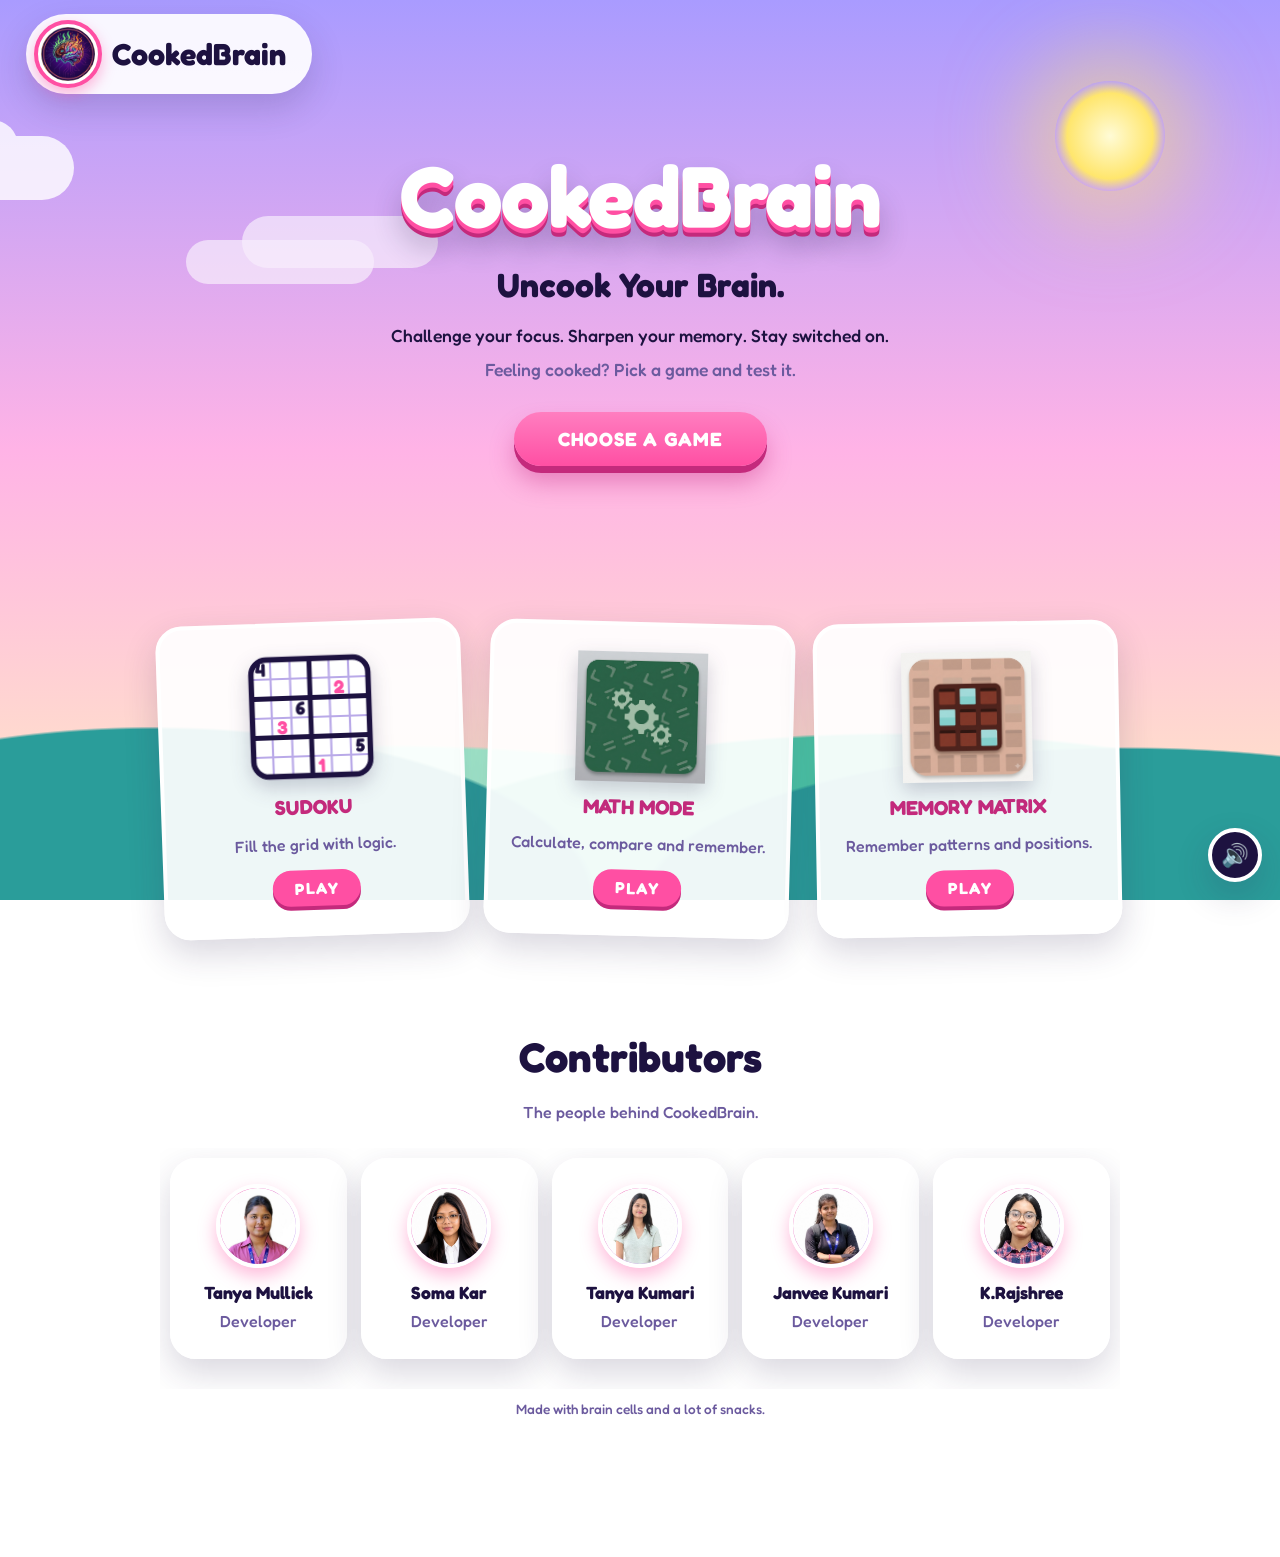
<file: index.html>
<!DOCTYPE html>
<html lang="en">
<head>
  <meta charset="UTF-8">
  <meta name="viewport" content="width=device-width, initial-scale=1.0">
  <title>CookedBrain - Uncook Your Brain</title>
  <link rel="stylesheet" href="style.css">
</head>
<body>
  <div class="hills"></div>

  <header>
    <div class="brand" id="brand">
      <img src="cooked.png" alt="CookedBrain logo">
      <span>CookedBrain</span>
    </div>
    <div id="playerLabel"></div>
  </header>

  <main>
    <!-- Landing page -->
    <section id="home" class="screen active">
      <div class="hero">
        <h1>CookedBrain</h1>
        <h2>Uncook Your Brain.</h2>
        <p>Challenge your focus. Sharpen your memory. Stay switched on.</p>
        <p class="muted">Feeling cooked? Pick a game and test it.</p>
        <button class="cta" id="startBtn">CHOOSE A GAME</button>
      </div>

      <!-- Each card starts its own separate game -->
      <div class="cards" id="games">
        <button class="mini" data-game="0">
          <h3>
            <svg class="game-icon" viewBox="0 0 120 120" aria-hidden="true">
              <rect x="6" y="6" width="108" height="108" rx="14" fill="#fff"/>
              <path d="M24 6v108M42 6v108M78 6v108M96 6v108M6 24h108M6 60h108M6 96h108" stroke="#b9a9e8" stroke-width="2"/>
              <path d="M60 6v108M6 42h108M6 78h108" stroke="#1d1240" stroke-width="4.5"/>
              <rect x="6" y="6" width="108" height="108" rx="14" fill="none" stroke="#1d1240" stroke-width="5"/>
              <g font-family="Fredoka, sans-serif" font-weight="700" font-size="17" text-anchor="middle">
                <text x="15" y="21" fill="#1d1240">4</text>
                <text x="87" y="39" fill="#ff4fa3">2</text>
                <text x="51" y="57" fill="#1d1240">6</text>
                <text x="33" y="75" fill="#ff4fa3">3</text>
                <text x="105" y="93" fill="#1d1240">5</text>
                <text x="69" y="111" fill="#ff4fa3">1</text>
              </g>
            </svg>
            SUDOKU
          </h3>
          <p>Fill the grid with logic.</p>
          <span class="play-tag">PLAY</span>
        </button>
        <button class="mini" data-game="1">
          <h3><img src="math.png" alt="Math Mode"> MATH MODE</h3>
          <p>Calculate, compare and remember.</p>
          <span class="play-tag">PLAY</span>
        </button>
        <button class="mini" data-game="2">
          <h3><img src="memory.png" alt="Memory Matrix"> MEMORY MATRIX</h3>
          <p>Remember patterns and positions.</p>
          <span class="play-tag">PLAY</span>
        </button>
      </div>

      <!-- Contributors: revealed as you scroll down -->
      <section class="contributors" id="contributors">
        <h2 class="reveal">Contributors</h2>
        <p class="muted reveal">The people behind CookedBrain.</p>
        <div class="contrib-grid">
          <div class="contrib reveal"><div class="avatar"><span>T</span><img src="images/Tanya.png" alt="Tanya" onerror="this.remove()"></div><h3>Tanya Mullick</h3><p>Developer</p></div>
          <div class="contrib reveal"><div class="avatar"><span>S</span><img src="images/soma.png" alt="Contributor name" onerror="this.remove()"></div><h3>Soma Kar</h3><p>Developer</p></div>
          <div class="contrib reveal"><div class="avatar"><span>TK</span><img src="images/TanyaK.png" alt="Contributor name" onerror="this.remove()"></div><h3>Tanya Kumari</h3><p>Developer</p></div>
          <div class="contrib reveal"><div class="avatar"><span>J</span><img src="images/janvee.jpeg" alt="Contributor name" onerror="this.remove()"></div><h3>Janvee Kumari</h3><p>Developer</p></div>
          <div class="contrib reveal"><div class="avatar"><span>R</span><img src="images/Rajshree.png" alt="Contributor name" onerror="this.remove()"></div><h3>K.Rajshree</h3><p>Developer</p></div>
        </div>
        <p class="hint reveal">Made with brain cells and a lot of snacks.</p>
      </section>
    </section>

    <!-- Name entry (asked once, then every game uses it) -->
    <section id="name" class="screen panel">
      <h2>Welcome to CookedBrain!</h2>
      <p>What's your name?</p>
      <input id="nameInput" type="text" maxlength="50" placeholder="Enter your name">
      <p class="error" id="nameError"></p>
      <button class="cta" id="nameBtn">CONTINUE</button>
    </section>

    <!-- Tutorial (reused for every game) -->
    <section id="intro" class="screen panel">
      <div class="big-icon" id="introIcon"></div>
      <h2 id="introTitle"></h2>
      <p class="muted" id="introSub"></p>
      <p id="introLine"></p>
      <div class="demo" id="introDemo"></div>
      <button class="cta" id="introBtn">START CHALLENGE</button>
    </section>

    <!-- Game: Sudoku (one level) -->
    <section id="sudoku" class="screen panel">
      <div class="stats"><b>SUDOKU</b><span>Time: <span id="sudTime">0:00</span></span><span>Mistakes: <span id="sudMistakes">0</span></span></div>
      <p class="rule" id="sudStatus">Pick a cell, then pick a number</p>
      <div id="sudGrid"></div>
      <div class="feedback" id="sudFb"></div>
      <div class="numpad" id="numpad">
        <button data-n="1">1</button><button data-n="2">2</button><button data-n="3">3</button>
        <button data-n="4">4</button><button data-n="5">5</button><button data-n="6">6</button>
      </div>
      <div class="tools">
        <button class="ghost" id="eraseBtn">⌫ Erase</button>
        <button class="ghost" id="hintBtn">💡 Hint</button>
      </div>
      <p class="hint">Keys: 1-6 to fill · Backspace to erase · Arrow keys to move</p>
    </section>

    <!-- Game: Math Mode -->
    <section id="math" class="screen panel">
      <div class="stats"><b>MATH MODE</b><span>Round <span id="mathRound"></span></span><span>Score: <span id="mathScore"></span></span></div>
      <p class="rule" id="mathPrompt"></p>
      <div class="bignum" id="mathBig"></div>
      <div class="options" id="mathOptions"></div>
      <div class="feedback" id="mathFb"></div>
    </section>

    <!-- Game: Memory Matrix -->
    <section id="memory" class="screen panel">
      <div class="stats"><b>MEMORY MATRIX</b><span>Level: <span id="memRound"></span></span><span>Score: <span id="memScore"></span></span></div>
      <p class="rule" id="memStatus"></p>
      <div id="grid"></div>
      <div class="feedback" id="memFb"></div>
    </section>

    <!-- Results (for the game you just played) -->
    <section id="results" class="screen">
      <h2 id="resultsTitle"></h2>
      <p id="resultsMsg"></p>
      <div class="cards" id="resultCards"></div>
      <div class="btn-row">
        <button class="cta" id="playAgainBtn">PLAY AGAIN</button>
        <button class="ghost" id="homeBtn">MORE GAMES</button>
      </div>
      <p class="hint">Scores are just game stats, not an IQ or health measure!!</p>
    </section>
  </main>

  <script src="script.js"></script>
</body>
</html>
</file>
<file: style.css>
/* ================= CookedBrain – style.css (v3) ================= */
@import url("https://fonts.googleapis.com/css2?family=Fredoka:wght@400;500;600;700&display=swap");

:root {
  --sky-1: #ffeec2;
  --sky-2: #ffb3e6;
  --sky-3: #a99bff;
  --hill-far: #a6f0d0;
  --hill-mid: #4cc9a8;
  --hill-near: #2a9d9a;
  --ink: #1d1240;
  --ink-soft: #6b5a9e;
  --paper: rgba(255, 255, 255, 0.92);
  --line: #e9ddff;
  --leaf: #2fd6a0;
  --cooked: #ff4fa3;
  --cooked-dark: #c42a7c;
  --sun: #c6ff3d;
  --good: #12b886;
  --bad: #e5384b;
  --radius: 26px;
  --shadow: 0 14px 34px rgba(42, 31, 77, 0.18);
  --font: "Fredoka", "Trebuchet MS", "Segoe UI", system-ui, sans-serif;
}

* { box-sizing: border-box; }
html, body { margin: 0; min-height: 100%; }

body {
  font-family: var(--font);
  font-weight: 500;
  color: var(--ink);
  background: linear-gradient(180deg, var(--sky-3) 0%, var(--sky-2) 50%, var(--sky-1) 100%);
  background-attachment: fixed;
  line-height: 1.5;
  position: relative;
  overflow-x: hidden;
}

/* ---------- Sun + clouds ---------- */
body::before {
  content: "";
  position: fixed;
  top: 9vh; right: 9vw;
  width: 110px; height: 110px;
  border-radius: 50%;
  background: radial-gradient(circle, #fffbd6 0%, #ffe66d 55%, rgba(255, 230, 109, 0) 72%);
  box-shadow: 0 0 80px 30px rgba(255, 230, 109, 0.5);
  z-index: -2;
  pointer-events: none;
}
body::after {
  content: "";
  position: fixed;
  top: 16vh; left: -240px;
  width: 200px; height: 56px;
  background: #fff;
  border-radius: 999px;
  opacity: 0.8;
  box-shadow:
    60px -26px 0 -2px #fff,
    110px -4px 0 4px #fff,
    420px 90px 0 -6px rgba(255,255,255,.7),
    480px 70px 0 -2px rgba(255,255,255,.7);
  z-index: -2;
  pointer-events: none;
  animation: cloud 90s linear infinite;
}
@keyframes cloud { to { transform: translateX(calc(100vw + 600px)); } }

/* ---------- Hills ---------- */
.hills {
  position: fixed;
  left: 0; right: 0; bottom: 0;
  height: 36vh;
  z-index: -1;
  pointer-events: none;
  background:
    radial-gradient(ellipse 55% 85% at 12% 100%, var(--hill-near) 62%, transparent 63%),
    radial-gradient(ellipse 60% 75% at 88% 100%, var(--hill-near) 62%, transparent 63%),
    radial-gradient(ellipse 70% 90% at 70% 105%, var(--hill-mid) 62%, transparent 63%),
    radial-gradient(ellipse 80% 100% at 30% 115%, var(--hill-far) 62%, transparent 63%);
}

/* ---------- Header ---------- */
header {
  display: flex;
  align-items: center;
  justify-content: space-between;
  padding: 14px 26px;
}
.brand {
  display: flex;
  align-items: center;
  gap: 10px;
  cursor: pointer;
  font-size: 1.9rem;
  font-weight: 700;
  background: var(--paper);
  padding: 6px 26px 6px 8px;
  border-radius: 999px;
  box-shadow: var(--shadow);
  transition: transform 0.15s;
}
.brand:hover { transform: rotate(-2deg) scale(1.03); }
.brand img {
  height: 68px; width: 68px;
  object-fit: contain;
  display: block;
  background: #fff;
  border: 4px solid var(--cooked);
  border-radius: 50%;
  padding: 3px;
  box-shadow: 0 6px 14px rgba(255,79,163,.4);
  transition: transform .3s;
}
.brand:hover img { transform: rotate(-12deg) scale(1.08); }
#playerLabel { font-weight: 800; letter-spacing: 1px; }
#playerLabel:not(:empty) {
  background: var(--ink);
  color: #fff;
  padding: 8px 18px;
  border-radius: 999px;
  box-shadow: var(--shadow);
}

/* ---------- Layout ---------- */
main { max-width: 1000px; margin: 0 auto; padding: 12px 20px 90px; }
.screen { display: none; text-align: center; }
.screen.active { display: block; animation: pop 0.35s ease-out; }
@keyframes pop {
  from { opacity: 0; transform: translateY(14px) scale(0.98); }
  to   { opacity: 1; transform: none; }
}

.panel {
  background: var(--paper);
  border: 4px solid #fff;
  border-radius: var(--radius);
  box-shadow: var(--shadow);
  padding: 34px 30px;
  max-width: 640px;
  margin: 22px auto;
}

h1 {
  font-size: clamp(3rem, 10vw, 5.4rem);
  font-weight: 700;
  margin: 26px 0 0;
  line-height: 1;
  color: #fff;
  letter-spacing: -1px;
  text-shadow: 0 5px 0 var(--cooked), 0 9px 0 var(--cooked-dark), 0 18px 28px rgba(42,31,77,.3);
}
h2 { margin: 10px 0 12px; font-size: clamp(1.5rem, 4.5vw, 2.1rem); font-weight: 700; }
h3 { margin: 0 0 6px; font-size: 1.05rem; font-weight: 700; }
p { margin: 8px 0; }
.muted { color: var(--ink-soft); }
.hint { color: var(--ink-soft); font-size: 0.85rem; }

.hero { padding-top: 6px; min-height: 52vh; }
.hero h2 { color: var(--ink); margin-top: 22px; }
.hero p { font-size: 1.1rem; }

/* ---------- Buttons ---------- */
button { font-family: inherit; cursor: pointer; }

.cta {
  background: linear-gradient(180deg, #ff7ec0, var(--cooked));
  color: #fff;
  border: none;
  border-radius: 999px;
  padding: 15px 44px;
  margin: 20px 0 10px;
  font-size: 1.2rem;
  font-weight: 700;
  letter-spacing: 1px;
  box-shadow: 0 7px 0 var(--cooked-dark), 0 16px 24px rgba(196,42,124,.4);
  transition: transform 0.1s, box-shadow 0.1s;
}
.cta:hover { transform: translateY(-2px); }
.cta:active { transform: translateY(6px); box-shadow: 0 1px 0 var(--cooked-dark); }

.ghost {
  background: #fff;
  color: var(--ink);
  border: 3px solid var(--ink);
  border-radius: 999px;
  padding: 10px 24px;
  font-weight: 700;
  font-size: 1rem;
  transition: background .15s, color .15s, transform .1s;
}
.ghost:hover { background: var(--ink); color: #fff; }
.ghost:active { transform: scale(.96); }

button:focus-visible, input:focus-visible { outline: 4px solid var(--sun); outline-offset: 3px; }

/* ---------- Cards (landing game cards + results) ---------- */
.cards {
  display: grid;
  grid-template-columns: repeat(auto-fit, minmax(230px, 1fr));
  gap: 22px;
  margin-top: 34px;
}
.mini, .result-card {
  background: var(--paper);
  border: 4px solid #fff;
  border-radius: var(--radius);
  box-shadow: var(--shadow);
  padding: 26px 18px;
  transition: transform .2s;
}
button.mini {
  font: inherit;
  color: inherit;
  text-align: center;
  cursor: pointer;
  display: block;
  width: 100%;
}
.cards .mini:nth-child(1) { transform: rotate(-2deg); }
.cards .mini:nth-child(2) { transform: rotate(1.5deg); }
.cards .mini:nth-child(3) { transform: rotate(-1deg); }
.mini:hover { transform: rotate(0) translateY(-6px) !important; }
.mini h3 {
  display: flex;
  flex-direction: column;
  align-items: center;
  justify-content: center;
  gap: 10px;
  color: var(--cooked-dark);
  font-size: 1.25rem;
  margin-bottom: 10px;
}
.mini img, .game-icon {
  width: 130px; height: 130px;
  object-fit: contain;
  filter: drop-shadow(0 8px 10px rgba(42,31,77,.22));
  transition: transform .25s;
}
.mini:hover img, .mini:hover .game-icon { transform: scale(1.1) rotate(-4deg); }
.mini p { color: var(--ink-soft); font-size: 1rem; margin: 0; }
.play-tag {
  display: inline-block;
  margin-top: 14px;
  padding: 6px 22px;
  background: var(--cooked);
  color: #fff;
  font-weight: 700;
  letter-spacing: 1px;
  border-radius: 999px;
  box-shadow: 0 4px 0 var(--cooked-dark);
}

/* ---------- Contributors (revealed on scroll) ---------- */
.contributors { margin-top: 90px; padding-bottom: 40px; }
.contributors > h2 { color: var(--ink); font-size: clamp(1.8rem, 5vw, 2.6rem); }
.contrib-grid {
  display: grid;
  grid-auto-flow: column;                    /* every contributor goes in ONE row */
  grid-auto-columns: minmax(150px, 1fr);     /* equal widths, shrink to fit */
  gap: 14px;
  margin: 24px auto 10px;
  padding: 10px 10px 30px;                   /* room for the card shadows */
  overflow-x: auto;                          /* only scrolls on very narrow screens */
  scroll-snap-type: x proximity;
}
.contrib {
  background: var(--paper);
  border: 4px solid #fff;
  border-radius: var(--radius);
  box-shadow: var(--shadow);
  padding: 22px 12px;
  min-width: 0;
  scroll-snap-align: center;
}
.avatar {
  position: relative;
  width: 84px; height: 84px;
  margin: 0 auto 12px;
  display: grid;
  place-items: center;
  border-radius: 50%;
  overflow: hidden;                          /* photo is clipped to the circle */
  font-size: 2.1rem;
  font-weight: 700;
  color: #fff;
  background: linear-gradient(135deg, var(--cooked), #a99bff);   /* shows the letter if there is no photo */
  border: 4px solid #fff;
  box-shadow: 0 8px 18px rgba(255,79,163,.4);
}
.avatar img {
  position: absolute;
  inset: 0;
  width: 100%; height: 100%;
  max-width: none;
  object-fit: cover;                         /* fills the circle without stretching */
  object-position: center top;               /* keeps faces in frame */
  display: block;
  font-size: 0;                              /* hides broken-image alt text */
}
.contrib h3 { font-size: 1.1rem; margin-bottom: 2px; overflow-wrap: anywhere; }
.contrib p { margin: 0; color: var(--ink-soft); }

.reveal {
  opacity: 0;
  transform: translateY(46px);
  transition: opacity .7s ease, transform .7s ease;
}
.reveal.in { opacity: 1; transform: none; }
.contrib-grid .reveal:nth-child(2) { transition-delay: .12s; }
.contrib-grid .reveal:nth-child(3) { transition-delay: .24s; }
.contrib-grid .reveal:nth-child(4) { transition-delay: .36s; }
.contrib-grid .reveal:nth-child(5) { transition-delay: .48s; }
.contrib-grid .reveal:nth-child(n+6) { transition-delay: .6s; }

/* ---------- Name ---------- */
input[type="text"] {
  width: 100%;
  max-width: 340px;
  font: inherit;
  font-size: 1.25rem;
  font-weight: 600;
  text-align: center;
  padding: 14px 18px;
  margin: 10px 0 0;
  border: 3px solid var(--line);
  border-radius: 16px;
  background: #fff;
  color: var(--ink);
}
input[type="text"]:focus { border-color: var(--cooked); }
.error { color: var(--bad); min-height: 1.4em; font-weight: 600; font-size: .95rem; }

/* ---------- Tutorial ---------- */
.big-icon { font-size: 3.2rem; line-height: 1; }
.demo {
  white-space: pre-line;
  font-family: "Courier New", monospace;
  font-size: 1.5rem;
  font-weight: 700;
  background: #f7ffe0;
  border: 3px dashed var(--sun);
  border-radius: 18px;
  padding: 18px;
  margin: 18px auto;
  max-width: 340px;
}

/* ---------- In-game ---------- */
.stats {
  display: flex;
  justify-content: space-between;
  align-items: center;
  gap: 10px;
  flex-wrap: wrap;
  padding: 10px 16px;
  margin-bottom: 16px;
  background: var(--ink);
  color: #fff;
  border-radius: 999px;
  font-size: .95rem;
}
.stats b { color: var(--sun); letter-spacing: 1px; }
.rule { font-size: 1.2rem; font-weight: 700; margin: 8px 0 14px; color: var(--ink); }

.feedback { min-height: 2em; margin: 10px 0; font-weight: 700; font-size: 1.25rem; }
.feedback.good { color: var(--good); animation: bounce .4s; }
.feedback.bad  { color: var(--bad);  animation: shake .35s; }
@keyframes bounce { 40% { transform: scale(1.25); } }
@keyframes shake { 25% { transform: translateX(-7px); } 75% { transform: translateX(7px); } }

/* ---------- Sudoku (6 x 6, clear borders) ---------- */
#sudoku { max-width: 560px; }
#sudGrid {
  display: grid;
  grid-template-columns: repeat(6, 1fr);
  width: min(100%, 420px);
  aspect-ratio: 1;
  margin: 14px auto;
  background: #fff;
  border: 5px solid var(--ink);            /* strong outer border */
  border-radius: 14px;
  overflow: hidden;
  box-shadow: 0 0 0 3px var(--sun), 0 12px 28px rgba(29,18,64,.25);
}
.scell {
  border: none;
  border-right: 2px solid #b9a9e8;          /* thin lines between cells */
  border-bottom: 2px solid #b9a9e8;
  padding: 0;
  border-radius: 0;
  background: #fff;
  color: var(--cooked-dark);                 /* your numbers are pink */
  font-size: clamp(1.4rem, 7vw, 2.2rem);
  font-weight: 700;
  min-width: 0;
  transition: background .12s;
}
.scell.bR { border-right: 5px solid var(--ink); }    /* thick lines between 2x3 boxes */
.scell.bB { border-bottom: 5px solid var(--ink); }
.scell:nth-child(6n) { border-right: none; }
.scell:nth-last-child(-n+6) { border-bottom: none; }
.scell.given { background: #efe8ff; color: var(--ink); }
.scell.rel { background: #f6f1ff; }
.scell.given.rel { background: #e6dcff; }
.scell:hover { background: #ffeaf6; }
.scell.same { background: #e3ffa8; }
.scell.sel { background: var(--sun); color: var(--ink); box-shadow: inset 0 0 0 4px var(--ink); }
.scell.bad { background: var(--bad); color: #fff; }

.numpad {
  display: grid;
  grid-template-columns: repeat(6, 1fr);
  gap: 8px;
  width: min(100%, 420px);
  margin: 8px auto 0;
}
.numpad button {
  aspect-ratio: 1 / 1.05;
  min-width: 0;
  border: 3px solid var(--ink);
  border-radius: 14px;
  background: #fff;
  color: var(--ink);
  font-size: 1.5rem;
  font-weight: 700;
  box-shadow: 0 5px 0 var(--ink);
  transition: transform .08s, box-shadow .08s, background .15s;
}
.numpad button:hover { background: var(--sun); }
.numpad button:active { transform: translateY(4px); box-shadow: 0 1px 0 var(--ink); }
.tools { display: flex; gap: 12px; justify-content: center; margin-top: 20px; flex-wrap: wrap; }

/* ---------- Math Mode ---------- */
.bignum {
  font-size: clamp(2.4rem, 10vw, 4rem);
  font-weight: 700;
  letter-spacing: 4px;
  min-height: 1.3em;
  margin: 8px 0 20px;
  color: var(--cooked-dark);
}
.options {
  display: grid;
  grid-template-columns: repeat(2, 1fr);
  gap: 14px;
  max-width: 440px;
  margin: 0 auto;
}
.options button {
  padding: 20px 10px;
  font-size: 1.5rem;
  font-weight: 700;
  color: var(--ink);
  background: #fff;
  border: none;
  border-radius: 18px;
  box-shadow: 0 6px 0 var(--line), 0 10px 16px rgba(42,31,77,.12);
  transition: transform .08s, box-shadow .08s, background .15s;
}
.options button:hover { background: #f2ffc4; }
.options button:active { transform: translateY(5px); box-shadow: 0 1px 0 var(--line); }

/* ---------- Memory Matrix ---------- */
#grid {
  display: grid;
  gap: 10px;
  width: min(100%, 380px);
  aspect-ratio: 1;
  margin: 12px auto;
  padding: 12px;
  background: var(--ink);
  border-radius: 24px;
}
.tile {
  border: none;
  border-radius: 12px;
  background: #44348f;
  padding: 0;
  transition: background .15s, transform .12s, box-shadow .15s;
}
.tile:hover { background: #5d4d98; }
.tile.lit { background: var(--sun); box-shadow: 0 0 20px rgba(198,255,61,.9); transform: scale(1.05); }
.tile.picked { background: var(--leaf); box-shadow: 0 0 14px rgba(47,214,160,.85); }
.tile.wrong { background: var(--bad); }

/* ---------- Results ---------- */
#results h2 { margin-top: 22px; color: var(--ink); }
#resultsMsg { background: var(--paper); display: inline-block; padding: 8px 22px; border-radius: 999px; box-shadow: var(--shadow); }
#resultCards { grid-template-columns: repeat(auto-fit, minmax(150px, 1fr)); max-width: 760px; margin-left: auto; margin-right: auto; }
.result-card { padding: 20px 14px; font-weight: 600; color: var(--ink-soft); }
.result-card .num { font-size: 2.3rem; font-weight: 700; color: var(--cooked-dark); line-height: 1.2; }
.btn-row { display: flex; gap: 16px; justify-content: center; flex-wrap: wrap; margin-top: 28px; }
.btn-row .cta { margin: 0 0 8px; }
.btn-row .ghost { align-self: flex-start; margin-top: 4px; }

/* party poppers that pop up from the bottom corners */
.popper {
  position: fixed;
  bottom: -8px;
  font-size: clamp(4rem, 12vw, 7rem);
  line-height: 1;
  z-index: 30;
  pointer-events: none;
  transform-origin: bottom center;
  animation: popperUp 3.2s ease-in-out forwards;
}
.popper.left  { left: 10px; }
.popper.right { right: 10px; }
@keyframes popperUp {
  0%   { transform: translateY(120%) scale(.6) rotate(0); }
  18%  { transform: translateY(-4%) scale(1.25) rotate(-12deg); }
  30%  { transform: translateY(0) scale(1) rotate(6deg); }
  75%  { transform: translateY(0) scale(1) rotate(0); }
  100% { transform: translateY(130%) scale(.8); }
}
.popper.right { animation-name: popperUpR; }
@keyframes popperUpR {
  0%   { transform: translateY(120%) scale(.6) rotate(0); }
  18%  { transform: translateY(-4%) scale(1.25) rotate(12deg); }
  30%  { transform: translateY(0) scale(1) rotate(-6deg); }
  75%  { transform: translateY(0) scale(1) rotate(0); }
  100% { transform: translateY(130%) scale(.8); }
}
.confetti {
  position: fixed;
  bottom: 40px;
  width: 10px; height: 16px;
  border-radius: 3px;
  z-index: 29;
  pointer-events: none;
}

/* ---------- Sound toggle ---------- */
#muteBtn {
  position: fixed;
  right: 18px; bottom: 18px;
  width: 54px; height: 54px;
  border-radius: 50%;
  border: 4px solid #fff;
  background: var(--ink);
  font-size: 1.4rem;
  box-shadow: var(--shadow);
  z-index: 10;
  transition: transform .12s;
}
#muteBtn:hover { transform: scale(1.1); }

/* ---------- Mobile ---------- */
@media (max-width: 600px) {
  header { padding: 10px 12px; }
  .brand { font-size: 1.3rem; }
  .brand img { height: 48px; width: 48px; }
  .panel { padding: 24px 14px; }
  .cards .mini { transform: none !important; }
  .mini img, .game-icon { width: 100px; height: 100px; }
  body::before { width: 70px; height: 70px; }
  .numpad { gap: 6px; }
}

/* ---------- Reduced motion ---------- */
@media (prefers-reduced-motion: reduce) {
  *, *::before, *::after { animation: none !important; transition: none !important; }
  .reveal { opacity: 1; transform: none; }
}
</file>
